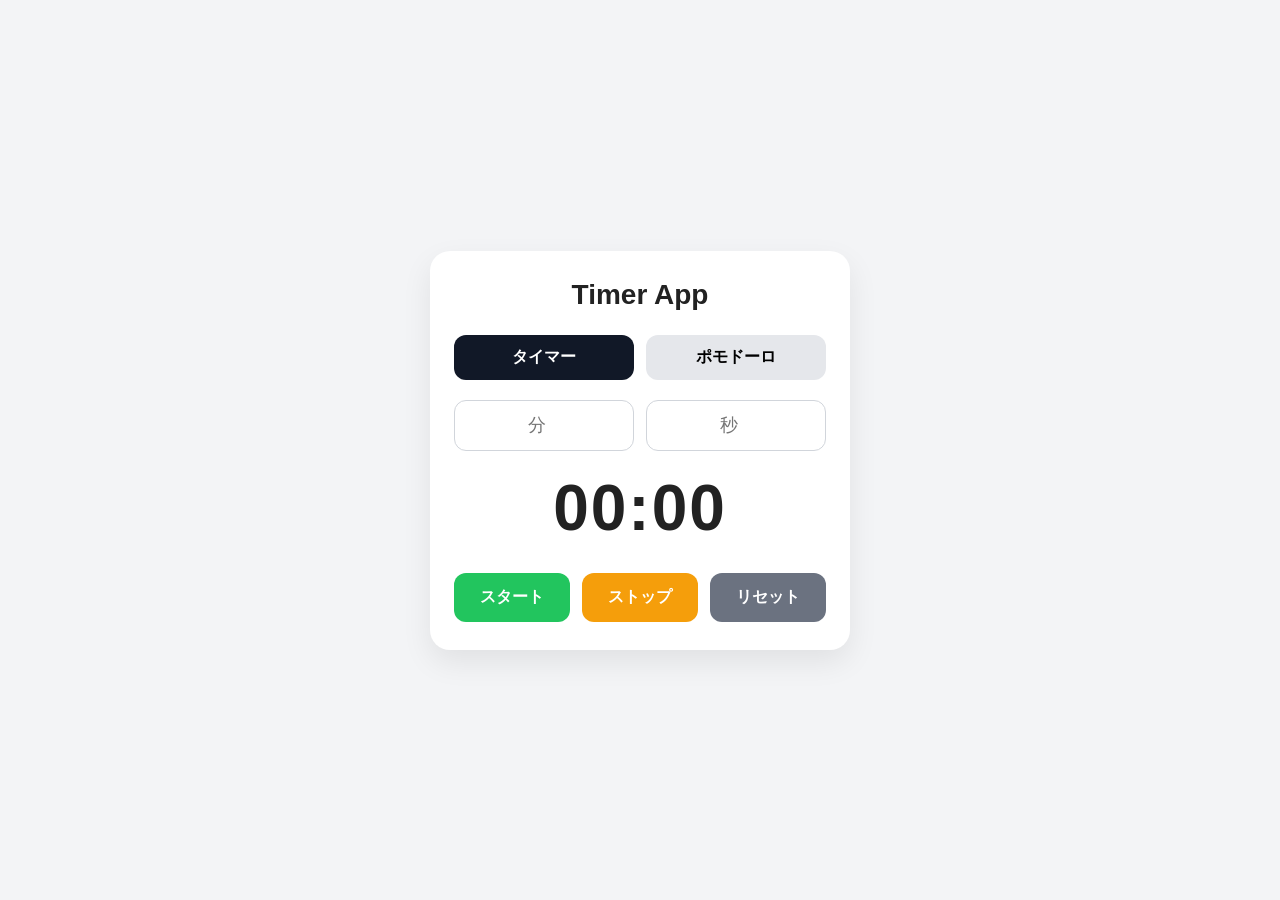
<file: index.html>
<!DOCTYPE html>
<html lang="ja">
<head>
    <meta charset="UTF-8">
    <meta name="viewport" content="width=device-width, initial-scale=1.0">
    <title>Timer</title>

    <link rel="stylesheet" href="./css/style.css">
</head>
<body class="timer-mode">
    <div class="container">
        <div class="app">
            <h1 class="title">Timer App</h1>

            <div class="tabs">
                <button id="timerTab" class="tab active">タイマー</button>
                <button id="pomodoroTab" class="tab">ポモドーロ</button>
            </div>

            <div class="inputs">
                <input type="number" id="minutesInput" placeholder="分" min="0">
                <input type="number" id="secondsInput" placeholder="秒" min="0">
            </div>

            <div class="pomodoro-info">
                <p id="modeDisplay">作業</p>
                <p id="sessionCount">セッション: 0</p>
            </div>

            <div class="display-area">
                <p id="timerDisplay" class="time-display">00:00</p>
                <p id="pomodoroDisplay" class="time-display">25:00</p>
            </div>

            <div class="actions">
                <button id="startBtn" class="action-btn start">スタート</button>
                <button id="stopBtn" class="action-btn stop">ストップ</button>
                <button id="resetBtn" class="action-btn reset">リセット</button>
            </div>
        </div>
    </div>

    <script src="script.js"></script>
</body>
</html>
</file>
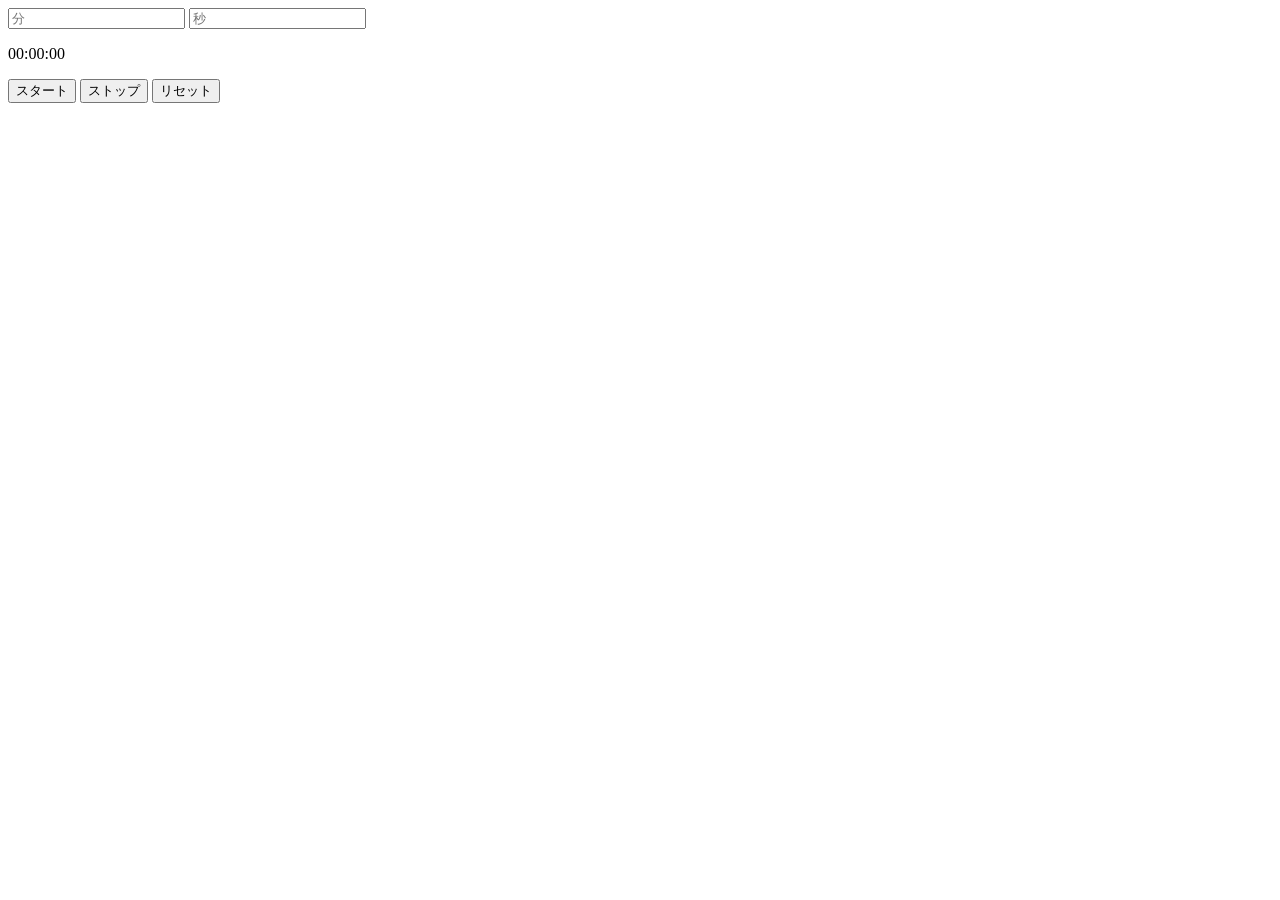
<file: practice.html>
<!DOCTYPE html>
<html lang="ja">
<head>
    <meta charset="UTF-8">
    <meta name="viewport" content="width=device-width, initial-scale=1.0">
    <title>Practice</title>
</head>
<body>
    <input type="number" id="minutesInput" placeholder="分" min="0">
    <input type="number" id="secondsInput" placeholder="秒" min="0">

    <p id="time">00:00:00</p>

    <button id="startBtn">スタート</button>
    <button id="stopBtn">ストップ</button>
    <button id="resetBtn">リセット</button>

    <script src="practice.js"></script>
</body>
</html>
</file>
<file: css/style.css>
* {
    box-sizing: border-box;
}

body {
    margin: 0;
    min-height: 100vh;
    font-family: Arial, "Hiragino Sans", "Yu Gothic", sans-serif;
    display: flex;
    justify-content: center;
    align-items: center;
    background: #f3f4f6;
    color: #222;
    transition: background-color 0.3s ease;
}

body.timer-mode {
    background: #f3f4f6;
}

body.work-mode {
    background: #fff1f2;
}

body.break-mode {
    background: #eff6ff;
}

.container {
    width: 100%;
    padding: 24px;
    display: flex;
    justify-content: center;
}

.app {
    width: 100%;
    max-width: 420px;
    background: #ffffff;
    border-radius: 20px;
    box-shadow: 0 12px 30px rgba(0, 0, 0, 0.08);
    padding: 28px 24px;
}

.title {
    margin: 0 0 24px;
    text-align: center;
    font-size: 28px;
}

.tabs {
    display: flex;
    gap: 12px;
    margin-bottom: 20px;
}

.tab {
    flex: 1;
    border: none;
    border-radius: 12px;
    padding: 12px 16px;
    background: #e5e7eb;
    font-size: 16px;
    font-weight: bold;
    cursor: pointer;
    transition: 0.2s;
}

.tab:hover {
    opacity: 0.9;
    transform: translateY(-1px);
}

.tab.active {
    background: #111827;
    color: #ffffff;
}

.inputs {
    display: flex;
    gap: 12px;
    margin-bottom: 20px;
}

.inputs input {
    width: 100%;
    padding: 14px 12px;
    border: 1px solid #d1d5db;
    border-radius: 12px;
    font-size: 18px;
    text-align: center;
    outline: none;
}

.inputs input:focus {
    border-color: #2563eb;
}

.pomodoro-info {
    text-align: center;
    margin-bottom: 12px;
}

.pomodoro-info p {
    margin: 6px 0;
    font-size: 16px;
}

.display-area {
    text-align: center;
    margin: 20px 0 28px;
}

.time-display {
    margin: 0;
    font-size: 64px;
    font-weight: bold;
    letter-spacing: 2px;
}

.actions {
    display: flex;
    gap: 12px;
}

.action-btn {
    flex: 1;
    border: none;
    border-radius: 12px;
    padding: 14px 16px;
    font-size: 16px;
    font-weight: bold;
    cursor: pointer;
    transition: 0.2s;
}

.action-btn:hover {
    opacity: 0.92;
    transform: translateY(-1px);
}

.start {
    background: #22c55e;
    color: #fff;
}

.stop {
    background: #f59e0b;
    color: #fff;
}

.reset {
    background: #6b7280;
    color: #fff;
}
</file>
